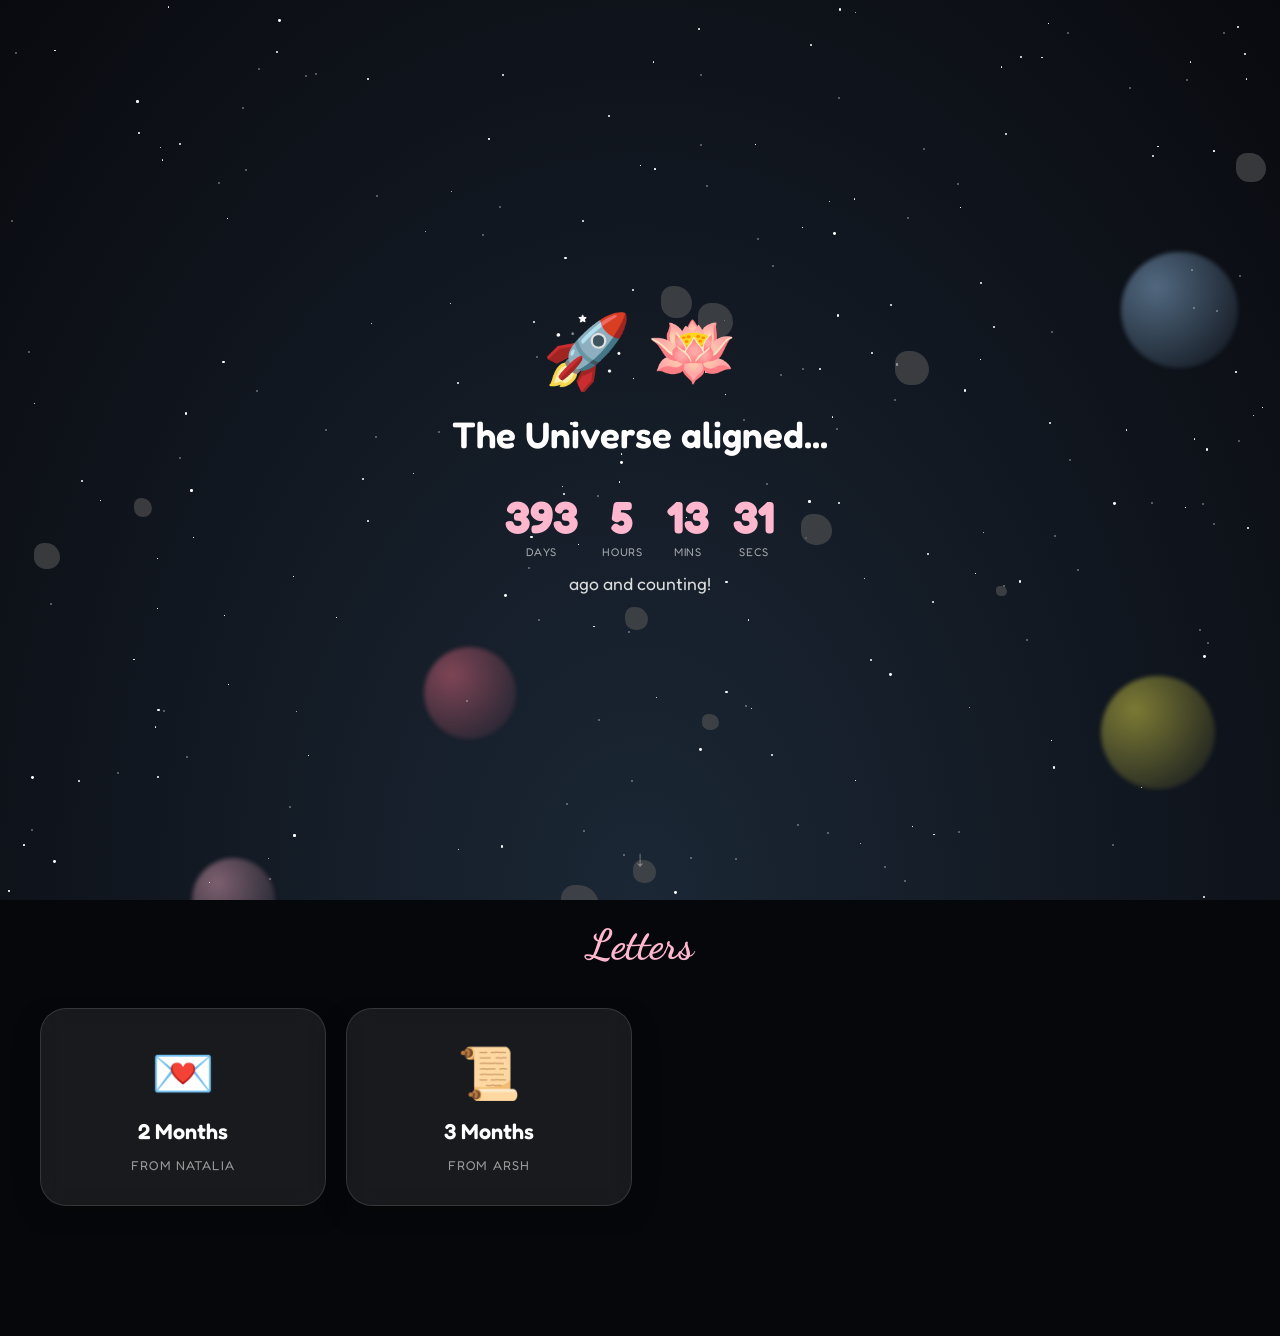
<file: index.html>
<!DOCTYPE html>
<html lang="en">
<head>
    <meta charset="UTF-8">
    <meta name="viewport" content="width=device-width, initial-scale=1.0, maximum-scale=1.0, user-scalable=no">
    <title>A &amp; N</title>
    <link rel="stylesheet" href="shared/space-bg.css">
    <link rel="stylesheet" href="style.css">
    <link href="https://fonts.googleapis.com/css2?family=Fredoka:wght@400;600&family=Dancing+Script:wght@700&display=swap" rel="stylesheet">
</head>
<body>
    <!-- Space background -->
    <div class="stars-container" id="starsContainer"></div>
    <div id="space-dust"></div>
    <div id="planet-layer"></div>
    <div id="asteroid-belt"></div>

    <!-- Lily bloom overlay (triggered when opening Arsh's letters) -->
    <div id="lilyOverlay" class="lily-overlay" aria-hidden="true">
        <div class="lily-center">
            <div class="lily-petal" style="--angle: 0deg"></div>
            <div class="lily-petal" style="--angle: 60deg"></div>
            <div class="lily-petal" style="--angle: 120deg"></div>
            <div class="lily-petal" style="--angle: 180deg"></div>
            <div class="lily-petal" style="--angle: 240deg"></div>
            <div class="lily-petal" style="--angle: 300deg"></div>
        </div>
    </div>

    <!-- Hero -->
    <section class="hero">
        <div class="hero-icons">
            <span class="hero-icon">🚀</span>
            <span class="hero-icon lily-delay">🪷</span>
        </div>
        <h1 class="hero-title">The Universe aligned...</h1>
        <div class="counter-box">
            <div class="time-units">
                <div class="time-unit">
                    <span id="days">0</span>
                    <small>days</small>
                </div>
                <div class="time-unit">
                    <span id="hours">0</span>
                    <small>hours</small>
                </div>
                <div class="time-unit">
                    <span id="mins">0</span>
                    <small>mins</small>
                </div>
                <div class="time-unit">
                    <span id="secs">0</span>
                    <small>secs</small>
                </div>
            </div>
            <p class="counter-sub">ago and counting!</p>
        </div>
        <div class="scroll-hint">↓</div>
    </section>

    <!-- Letters -->
    <section class="letters-section">
        <h2 class="letters-heading">Letters</h2>
        <div class="letter-carousel" id="letterCarousel"></div>
    </section>

    <script src="shared/space-bg.js"></script>
    <script src="letters.js"></script>
    <script src="script.js"></script>
</body>
</html>
</file>
<file: shared/space-bg.css>
/* Space background layers — shared across all space-themed pages */
.stars-container,
#space-dust,
#planet-layer,
#asteroid-belt {
    position: fixed;
    top: 0;
    left: 0;
    width: 100%;
    height: 100%;
    pointer-events: none;
}

.stars-container {
    z-index: -5;
    background: radial-gradient(ellipse at bottom, #1B2735 0%, #090A0F 100%);
}

#planet-layer { z-index: -4; overflow: hidden; }
#space-dust   { z-index: -3; overflow: hidden; }
#asteroid-belt{ z-index: -2; overflow: hidden; }

.star {
    position: absolute;
    background: white;
    border-radius: 50%;
    animation: twinkle var(--duration) infinite ease-in-out;
}

@keyframes twinkle {
    0%, 100% { opacity: 0.3; }
    50%       { opacity: 1; }
}

.dust-particle {
    position: absolute;
    width: 2px;
    height: 2px;
    background: white;
    border-radius: 50%;
    opacity: 0.4;
    animation: twinkle-dust 3s infinite ease-in-out;
}

@keyframes twinkle-dust {
    0%, 100% { opacity: 0; transform: scale(0.5); }
    50%       { opacity: 0.8; transform: scale(1.2); }
}

.bg-planet {
    position: absolute;
    border-radius: 50%;
    opacity: 0.45;
    filter: blur(2px);
    animation: slow-drift linear infinite;
}

@keyframes slow-drift {
    from { transform: translate(0, 0) rotate(0deg); }
    to   { transform: translate(100px, 100px) rotate(360deg); }
}

.asteroid {
    position: absolute;
    background: #555;
    opacity: 0.6;
    border-radius: 40% 60% 50% 50%;
    animation: drift-ast linear infinite;
}

@keyframes drift-ast {
    from { transform: rotate(0deg) translate(0, 0); }
    to   { transform: rotate(360deg) translate(40px, 40px); }
}

.shooting-star {
    position: fixed;
    width: 180px;
    height: 2px;
    background: linear-gradient(90deg, white, transparent);
    z-index: 0;
    pointer-events: none;
    animation: shoot-fast 1.5s linear forwards;
}

@keyframes shoot-fast {
    0%   { transform: translateX(0) translateY(0) rotate(-35deg); opacity: 0; }
    10%  { opacity: 1; }
    100% { transform: translateX(120vw) translateY(100vh) rotate(-35deg); opacity: 0; }
}
</file>
<file: style.css>
:root {
    --space-black:  #05070a;
    --lemon-pink:   #ffb7ce;
    --lemon-yellow: #fff44f;
    --soft-blue:    #a5d4ff;
}

body {
    margin: 0;
    background-color: var(--space-black);
    color: white;
    font-family: 'Fredoka', sans-serif;
    overflow-x: hidden;
    touch-action: manipulation;
}

/* ── HERO ─────────────────────────────────── */
.hero {
    min-height: 100vh;
    display: flex;
    flex-direction: column;
    align-items: center;
    justify-content: center;
    text-align: center;
    padding: 40px 20px;
    box-sizing: border-box;
    position: relative;
    z-index: 10;
}

.hero-icons { margin-bottom: 18px; }

.hero-icon {
    font-size: 4.5rem;
    display: inline-block;
    animation: heroFloat 5s ease-in-out infinite;
    margin: 0 6px;
}

.lily-delay { animation-delay: 0.6s; }

@keyframes heroFloat {
    0%, 100% { transform: translateY(0); }
    50%       { transform: translateY(-20px); }
}

.hero-title {
    font-size: 2.3rem;
    margin: 0 0 24px;
    font-weight: 600;
}

/* Counter */
.counter-box { text-align: center; }

.time-units {
    display: flex;
    gap: 24px;
    justify-content: center;
    margin: 14px 0;
}

.time-unit {
    display: flex;
    flex-direction: column;
    align-items: center;
}

.time-unit span {
    font-size: 2.8rem;
    color: var(--lemon-pink);
    font-weight: bold;
    line-height: 1;
}

.time-unit small {
    font-size: 0.7rem;
    opacity: 0.6;
    margin-top: 5px;
    text-transform: uppercase;
    letter-spacing: 0.07em;
}

.counter-sub {
    margin: 4px 0 0;
    opacity: 0.85;
    font-size: 1.1rem;
}

.scroll-hint {
    position: absolute;
    bottom: 28px;
    font-size: 1.4rem;
    opacity: 0.4;
    animation: bounce 2.2s ease-in-out infinite;
}

@keyframes bounce {
    0%, 100% { transform: translateY(0); }
    50%       { transform: translateY(9px); }
}

/* ── LETTERS SECTION ──────────────────────── */
.letters-section {
    position: relative;
    z-index: 10;
    padding: 20px 0 100px;
    text-align: center;
}

.letters-heading {
    font-family: 'Dancing Script', cursive;
    font-size: 2.6rem;
    color: var(--lemon-pink);
    margin: 0 0 28px;
}

.letter-carousel {
    display: flex;
    overflow-x: auto;
    scroll-snap-type: x mandatory;
    gap: 20px;
    padding: 10px 40px 30px;
    box-sizing: border-box;
    -webkit-overflow-scrolling: touch;
}

.letter-carousel::-webkit-scrollbar        { height: 6px; }
.letter-carousel::-webkit-scrollbar-thumb  { background: rgba(255,255,255,0.18); border-radius: 999px; }

.letter-card {
    flex: 0 0 240px;
    scroll-snap-align: center;
    background: rgba(255,255,255,0.08);
    backdrop-filter: blur(12px);
    -webkit-backdrop-filter: blur(12px);
    border: 1px solid rgba(255,255,255,0.12);
    border-radius: 26px;
    padding: 32px 22px;
    cursor: pointer;
    color: white;
    transition: transform 0.2s ease, box-shadow 0.2s ease;
    display: flex;
    flex-direction: column;
    align-items: center;
    gap: 14px;
    box-shadow: 0 8px 30px rgba(0,0,0,0.2);
    user-select: none;
}

.letter-card:hover {
    transform: translateY(-5px);
    box-shadow: 0 16px 44px rgba(0,0,0,0.38);
}

.letter-card-icon  { font-size: 3.2rem; }
.letter-card-title { font-size: 1.35rem; font-weight: 600; margin: 0; }
.letter-card-from  { font-size: 0.8rem; opacity: 0.55; margin: 0; text-transform: uppercase; letter-spacing: 0.09em; }

/* ── LILY BLOOM OVERLAY ───────────────────── */
.lily-overlay {
    position: fixed;
    inset: 0;
    z-index: 9999;
    display: flex;
    align-items: center;
    justify-content: center;
    pointer-events: none;
    background: transparent;
    transition: background 0.5s ease;
}

.lily-overlay.blooming {
    pointer-events: all;
    background: rgba(200, 160, 230, 0.96);
}

.lily-center {
    position: relative;
    width: 0;
    height: 0;
}

.lily-petal {
    position: absolute;
    width: 100px;
    height: 240px;
    left: -50px;
    top: -240px;
    transform-origin: 50% 100%;
    background: linear-gradient(to top, #c9a0dc, #a8d8f0);
    border-radius: 50% 50% 20% 20%;
    transform: rotate(var(--angle)) scaleY(0) scaleX(0.6);
    opacity: 0;
    transition:
        transform 0.75s cubic-bezier(0.34, 1.56, 0.64, 1),
        opacity 0.3s ease;
}

.lily-overlay.blooming .lily-petal {
    transform: rotate(var(--angle)) scaleY(1) scaleX(1);
    opacity: 0.88;
}

.lily-petal:nth-child(1) { transition-delay: 0s; }
.lily-petal:nth-child(2) { transition-delay: 0.07s; }
.lily-petal:nth-child(3) { transition-delay: 0.14s; }
.lily-petal:nth-child(4) { transition-delay: 0.21s; }
.lily-petal:nth-child(5) { transition-delay: 0.28s; }
.lily-petal:nth-child(6) { transition-delay: 0.35s; }
</file>
